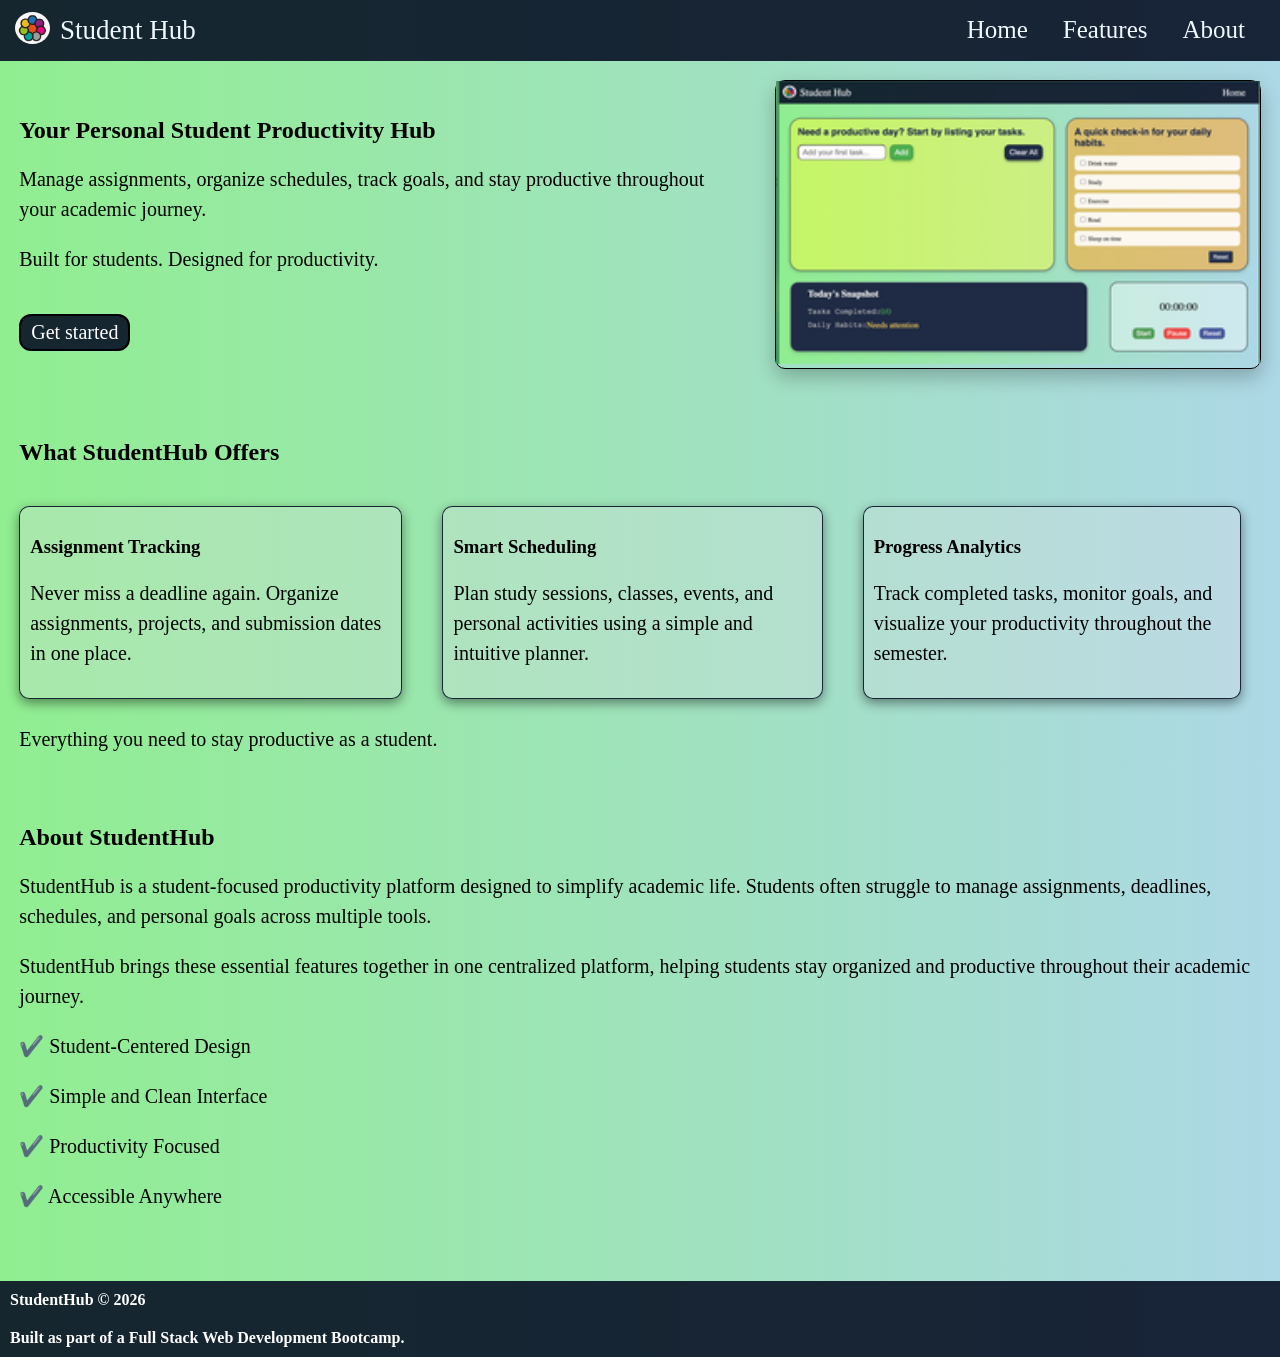
<file: index.html>
<!DOCTYPE html>
<html lang="en">
<head>
    <meta charset="UTF-8">
    <meta name="viewport" content="width=device-width, initial-scale=1.0">
    <link rel="stylesheet" href="studenthub.css">
    <title>Studenthub</title>
</head>
<body>
    <div class="navbar">
        <div id="logo">
                <img src="logo.png" alt="logo">
        </div>
        <div id="name">
            <p> Student Hub </p>
        </div>
        <div class="dash">
            <a href="#home">Home</a>
        </div>
        <div class="dash" >
            <a href="#features">Features</a>
        </div>
        <div class="dash">
            <a href="#about">About</a>
        </div>
    </div>
    <div id="home">
        <div id="textHome">
            <h2>Your Personal Student Productivity Hub</h2>
            <p>Manage assignments, organize schedules, track goals, and stay productive throughout your academic journey.</p>
            <p>Built for students. Designed for productivity.</p>
            <a href="dashboard.html" id="get-started">Get started</a>
        </div>
        <div id="dashImg">
            <a href="dashboard.html"><img src="dashboard.png"></a>
        </div>
        

    </div>
    <div id="features">
        <h2>What StudentHub Offers</h2>
        <div class="box">
            <div>
                <h3>Assignment Tracking</h3>
                <p>Never miss a deadline again. Organize assignments, projects, and submission dates in one place.</p>
            </div>
            <div>
                <h3>Smart Scheduling</h3>
                <p>Plan study sessions, classes, events, and personal activities using a simple and intuitive planner.</p>
            </div>
            <div>
                <h3>Progress Analytics</h3>
                <p>Track completed tasks, monitor goals, and visualize your productivity throughout the semester.   </p>
            </div>
        </div>
        <p>Everything you need to stay productive as a student.</p>
    </div>
    <div id="about">
        <h2>About StudentHub</h2>
        <p>StudentHub is a student-focused productivity platform designed to simplify academic life. Students often struggle to manage assignments, deadlines, schedules, and personal goals across multiple tools.</p>
        <p>StudentHub brings these essential features together in one centralized platform, helping students stay organized and productive throughout their academic journey.</p>
        <p>✔️ Student-Centered Design</p>
        <p>✔️ Simple and Clean Interface</p>
        <p>✔️ Productivity Focused</p>
        <p>✔️ Accessible Anywhere</p>
        
    </div>
    <div id="footer">
        <h5>StudentHub © 2026</h5>
        <h5>Built as part of a Full Stack Web Development Bootcamp.</h5>
    </div>
</body>
</html>
</file>
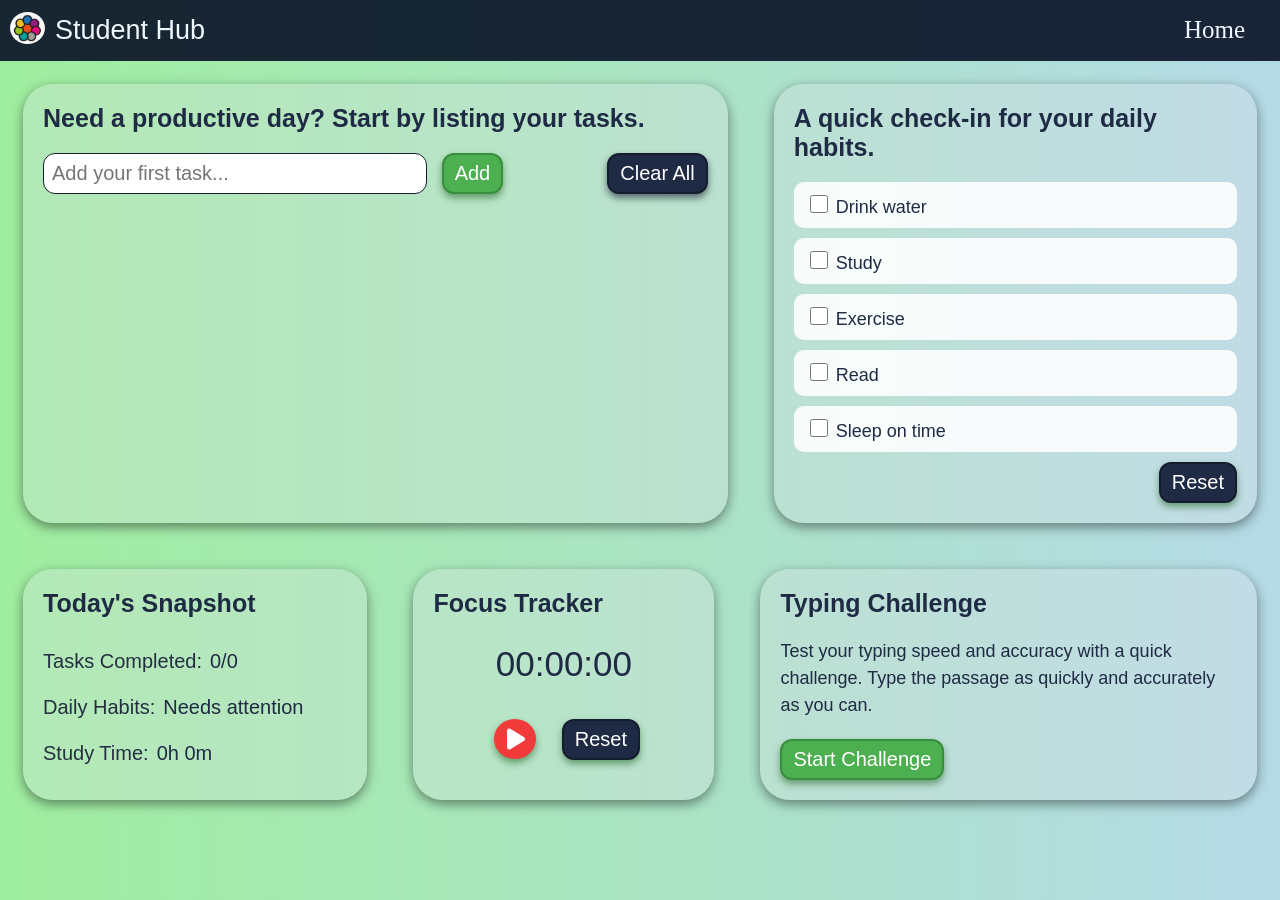
<file: dashboard.html>
<!DOCTYPE html>
<html lang="en">
<head>
    <meta charset="UTF-8">
    <meta name="viewport" content="width=device-width, initial-scale=1.0">
    <link rel="stylesheet" href="dashboard.css">
    <link rel="stylesheet"
href="https://cdnjs.cloudflare.com/ajax/libs/font-awesome/6.7.2/css/all.min.css">
    <title>Document</title>
</head>
<body>
    <div class="navbar">
        <div id="logo">
                <img src="logo.png" alt="logo">
        </div>
        <div id="name">
            <p> Student Hub </p>
        </div>
        <div id="home">
            <a href="index.html">Home</a>
        </div>
    </div>
    <div id="trackers">
        <div id="task-manager" class="cards">
            <h1>Need a productive day? Start by listing your tasks.</h1>
            <div id="add-tasks">
                <input type="text" id="new-task" placeholder="Add your first task...">
                <button onclick="addTask()" id="add" class="allButtons">Add</button>
                <button onclick="cleartasks()" id="clear" class="allButtons">Clear All </button>
            </div>

            <div id="whole-list">
            </div>
        </div>
        <div id="habit-tracker" class="cards">
            <h1>A quick check-in for your daily habits.</h1>
            <div class="habits">
                <input type="checkbox"> Drink water
            </div>
            <div class="habits">
                <input type="checkbox"> Study
            </div>
            <div class="habits">
                <input type="checkbox"> Exercise
            </div>
            <div class="habits">
                <input type="checkbox"> Read
            </div>
            <div class="habits">
                <input type="checkbox"> Sleep on time
            </div>
            <div>
                <button onclick="resetHabits()" id="resetHabits" class="allButtons">Reset</button>
            </div>
        </div>
    </div>

    <div id="progressTimer">
         <div id="stats" class="cards">
            <h1>Today's Snapshot</h1>
            <div id="statistics">
                <p class="completes">Tasks Completed: </p>
                <p id="result"></p>
            </div>
            <div id="habitsProgress"> 
                <p class="completes">Daily Habits: </p>
                <p id="progress"></p>
            </div>    
            <div class="stat-line">
                <p class="completes">Study Time:</p>
                <p id="focusTime">00h 0m</p>
            </div>
        </div>

        <div id="stopwatch" class="cards">
            <h1>Focus Tracker</h1>
            <p id="time">00:00:00</p>
            <div id="buttons">
                <div id="start">
                    <button onclick="handleTimer()" id="startorpause"> <i class="fa-solid fa-play"></i></button>    
                </div>
                <div id="resetTimer">
                    <button onclick="reset()" class="allButtons">Reset</button>
                </div>
            </div>
        </div>
         <div id="break" class="cards">
            <div id="startChallenge">
                <h1>Typing Challenge</h1>
                <p>Test your typing speed and accuracy with a quick challenge.
Type the passage as quickly and accurately as you can.</p>
                <button onclick="createTest()" id="typing" class="allButtons">Start Challenge</button>
            </div>
            
            <div id="challenge">
                <h1>Typing Challenge</h1>
                <p id="typingText"></p>
                <h4> Press enter once finished.</h4>
                <input type="text" placeholder="Type the above text here" id="challengeText">
            </div>
            <div id="typingResult">
                <h1>Your Results</h1>
                <h3 id="speed"></h3>
                <h3 id="accuracy"></h3>
                <button onclick="createTest()" id="typing" class="allButtons">Try Again</button>

            </div>
         </div>
    </div>

    
    



    <script src="dashboard.js"></script>
    
</body>
</html>
</file>
<file: studenthub.css>
#logo img{
    width: 35px;
    height: auto;
    border-radius: 50%;
    margin-right: 10px;
    margin-left: 5px;
}
body{
 margin: 0;
 min-width: fit-content;
 background: linear-gradient(to left, lightblue, lightgreen);
}
.navbar{
    display: flex;
    justify-content: left;
    align-items: center;
    background-color: rgba(8, 17, 37, 0.9);
    padding: 10px;
    margin: 0;
    box-sizing: border-box; 
}

#name p{
    margin: 0;
    font-size: 27px;
    color: aliceblue;

}
#name{
    margin-right: auto;
}
.dash a{
    text-decoration: none;
    color: aliceblue;
    font-size: 25px;
    margin-right: 15px;
    display: flex;
    align-items: center;
    padding: 5px 10px;

}

.dash a:hover{
    background-color:rgba(8, 17, 37, 0.7) ;
    
}
#home, #features ,#about   {
    margin: 1.5%;
    margin-bottom: 70px;

}

p{
    font-size: 20px;
    line-height: 1.5;
}
#home{
    display: flex;
    justify-content: space-between;
    align-items: center;
    gap: 30px;

}

#textHome{
    flex: 1.2;
}

#dashImg{
    flex: 0.8;
    display: flex;
    justify-content: center;
    align-items: center;
     box-shadow: 0 8px 20px rgba(0,0,0,0.25);
      border: 1px solid black;
    border-radius: 10px;

}

#dashImg img{
    width: 500px;
    max-width: 100%;
    height: auto;
   
}

#get-started{
    text-decoration: none;
    border: 2px solid ;
    border-color: black;
    padding: 5px 10px;
    border-radius: 12px;
    background-color: rgba(8, 17, 37, 0.9);
    color: white;
    display:  inline-block;
    font-size: 20px;
    margin-top: 20px;
}
#get-started:hover{
    background-color:rgba(8, 17, 37, 0.7);
    
}
.box{
    display: flex;
    justify-content: center;
    align-items: center;
    justify-content: space-between;
    margin-left: -20px ;
}
.box div{
    border: 1.5px solid rgba(8, 17, 37, 0.9) ;
    border-radius: 10px;
    background-color: rgb(221, 223, 227,0.3);
    margin: 20px;
    padding: 10px;
    margin-bottom: 5px;
    box-shadow: 0 4px 12px rgba(0, 0, 0, 0.448);
    transition: 0.25s;
}
.box div:hover{
    transform: translateY(-6px);
}
#footer{
     background-color: rgba(8, 17, 37, 0.9);
}
#footer h5{
    margin: 0px;
    color: white;
    padding: 10px;
    font-size: medium;
}
</file>
<file: dashboard.css>
body{
    margin: 0;
   background: linear-gradient(to left, rgba(178, 217, 230, 0.966), rgba(155, 237, 155, 0.961));
}
.navbar{
    display: flex;
    justify-content: left;
    align-items: center;
    background-color: rgba(8, 17, 37, 0.9);
    padding: 10px;
    margin: 0;
    box-sizing: border-box; 
}
#home{
    margin-left: auto;
}
#logo img{
    width: 35px;
    height: auto;
    border-radius: 50%;
    margin-right: 10px;
}
#name p{
    margin: 0;
    font-size: 27px;
    color: aliceblue;

}
#name{
    margin-right: auto;
}
#home a{
    text-decoration: none;
    color: aliceblue;
    font-size: 25px;
    margin-right: 15px;
    display: flex;
    align-items: center;
    padding: 5px 10px;
}
#home a:hover{
    background-color:rgba(8, 17, 37, 0.7) ;
    
}
.cards{
    margin: 1.8%;
    background-color: rgb(221, 223, 227,0.3);
    padding: 20px;
    border-radius: 30px;
    box-shadow: 0 4px 12px rgba(0, 0, 0, 0.448);
}

h1{
    margin-top: 0px;
    font-size: 25px;
    font-family: "Segoe UI", sans-serif;
    font-weight: 600;
    color: #1f2a44;
    margin-bottom: 20px;
}
h4{
    margin: 0;
}

h3{
    margin: 20px;
    margin-left: 0px;
    color: #1f2a44;
    font-family: "Segoe UI", sans-serif;
    font-size: 20px;
    font-weight: 500;
}

input{
    border: 1.5px solid #151d2e ;
    border-radius: 12px;
}

p{
    font-size: 20px;
    margin: 8px;
    font-family: "Segoe UI", sans-serif;
    font-weight: 400;
    color:#1f2a44;
    line-height: 1.5;
}

#new-task{
    width: 55%;
    font-size: 20px;
    padding: 0px 8px;
}
#add-tasks{
    display: flex;
    margin-bottom: 25px;
}
.allButtons{
    background-color: #4CAF50;
    color: white;
    border: 2px solid #388E3C;
    border-radius: 12px;
    padding: 7px 11px;
    cursor: pointer;
    box-shadow: 0 4px 7px rgba(43, 108, 46, 0.6);
    font-size: 20px;
}

#add{
    margin-left: 15px;
}
#clear{
    background-color: #1f2a44;
    border-color: #151d2e;
    margin-left: auto;
     box-shadow: 0 4px 7px rgb(21, 29, 46,0.6);
}

.tasks {
    font-size: 22px;
    padding: 0px;
    margin: 15px ;
    display: flex;
    align-items: flex-start; /* IMP-will keep the del button after the first line in case of multiple line tasks*/
    font-family: "Segoe UI", sans-serif;
    font-weight: 400;
    color: #252e42;
}
.delete{
    margin-left: auto;
    align-items: center;
    border: 1.5px solid;
    border-color: rgba(8, 17, 37,0.7);
    cursor: pointer;
    background-color: #e74d3cf5;
    font-size: 15px;
    color: white;
    padding: 3px 18px;
    border-radius: 8px;
    margin-right: -10px;
    
}
input[type="checkbox"]{
    min-width: 18px;
    min-height: 18px;
    accent-color: #2c374ee4;
    cursor: pointer;
}

#trackers{
    display: flex;
}

.habits {
    background: rgba(255, 255, 255, 0.89);
    padding: 10px 12px;
    border-radius: 10px;
    margin-bottom: 10px;
    font-size: 18px;
    font-family: "Segoe UI", sans-serif;
    font-weight: 400;
    color:#1f2a44;
}

#task-manager{
    flex: 1.5;
}

#habit-tracker{
    flex: 1;
}
#stats{
    flex: 1.4;

}
.completes{
   font-size: 20px;
    font-family: "Segoe UI", sans-serif;
    font-weight: 400;
    color: #252e42;
    margin: 0;

}
#habitsProgress , #statistics{
    display: flex;
    align-items: center;
}
.stat-line{
    display:flex;
    align-items:center;
}
#resetHabits{
    background-color: #1f2a44;
    border-color: #151d2e;
     display: flex;
    margin-left: auto;
}

#progress , #focusTime, #result{
    font-size: 20px;
    font-weight: 530;
}



#stopwatch{
    flex:1.2 ;
}

#buttons{
    display: flex;
    align-items: center;
    justify-content: center;
}

#startorpause i{
    color: white;
    border-radius: 50%;
    padding: 8px 11px 8px 13px;
    cursor: pointer;
    box-shadow: 0 4px 7px rgba(43, 108, 46, 0.6);
    font-size: 24px;
    background-color: rgb(241, 58, 58)
}
#startorpause{
    margin: 20px;
    border: none;
    background-color: #151d2e00;
    margin-left: 0px;
}

#time{
    font-size: 35px;
    text-align: center;
}


#stopwatch h2{
    font-size: 25px;
    font-weight: 600;
    color: #1f2a44;
    margin: 0;
}



#progressTimer{
    display: flex;
}

#resetTimer button{
    color: white;
    cursor: pointer;
     background-color: #1f2a44;
    border-color: #151d2e;
}


#break{
    flex: 2.1;
}
#break input{
    font-size: 18px;
    width: 95%;
    padding: 5px 8px;
}

#challenge{
    display: none;
    margin: 0;
}
#challengeText{
    margin-top: 4px;
}
#startChallenge p{
    margin-bottom: 20px;
    margin-left: 0px;
    font-size: 18px;
}

#typingResult{
    display: none;
}
#typingResult button{
    font-size: 18px;
}


#typingText{
    font-size: 19px;
    margin-left: 0px;
    margin-bottom: 11px;
}
</file>
